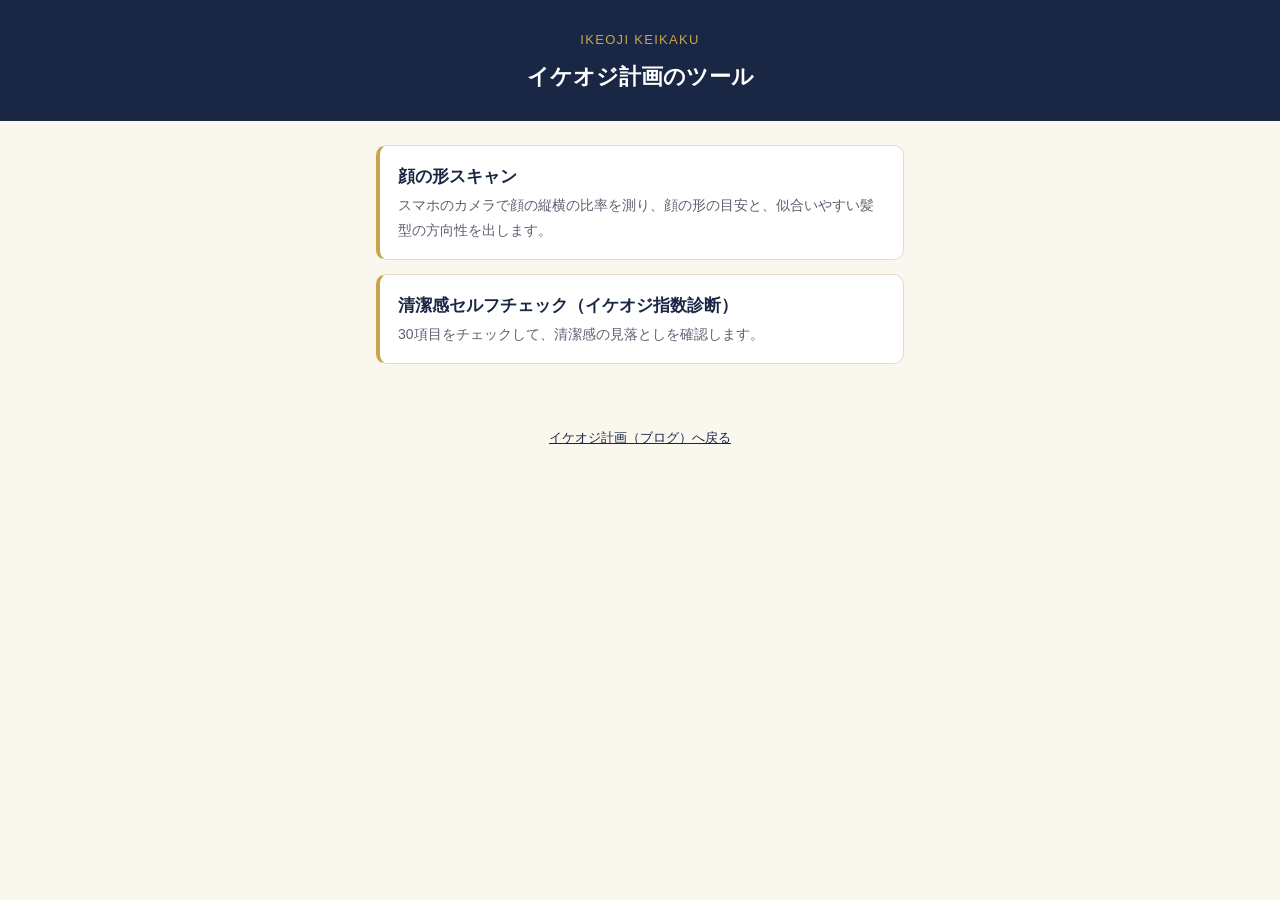
<file: index.html>
<!doctype html>
<html lang="ja">
<head>
<meta charset="utf-8">
<meta name="viewport" content="width=device-width, initial-scale=1">
<title>イケオジ計画のツール</title>
<meta name="description" content="イケオジ計画のセルフチェック・診断ツールの一覧です。">
<style>
  :root { --navy:#1a2744; --gold:#c9a44c; --ivory:#faf7ef; --ink:#1f2430; --muted:#5b6170; --line:#e4dccb; }
  * { box-sizing:border-box; }
  body { margin:0; background:var(--ivory); color:var(--ink); font-family:"Hiragino Sans","Noto Sans JP","Yu Gothic UI",sans-serif; line-height:1.8; }
  header { background:var(--navy); color:#fff; padding:28px 16px 24px; text-align:center; }
  header p { margin:0; color:var(--gold); font-size:13px; letter-spacing:.1em; }
  header h1 { margin:6px 0 0; font-size:22px; }
  main { max-width:560px; margin:0 auto; padding:24px 16px 48px; }
  a.card { display:block; background:#fff; border:1px solid var(--line); border-left:4px solid var(--gold); border-radius:10px; padding:16px 18px; margin-bottom:14px; color:inherit; text-decoration:none; }
  a.card strong { color:var(--navy); font-size:17px; }
  a.card span { display:block; color:var(--muted); font-size:14px; }
  footer { text-align:center; font-size:13px; color:var(--muted); padding:0 16px 32px; }
  footer a { color:var(--navy); }
</style>
</head>
<body>
<header><p>IKEOJI KEIKAKU</p><h1>イケオジ計画のツール</h1></header>
<main>
  <a class="card" href="face/"><strong>顔の形スキャン</strong><span>スマホのカメラで顔の縦横の比率を測り、顔の形の目安と、似合いやすい髪型の方向性を出します。</span></a>
  <a class="card" href="check/"><strong>清潔感セルフチェック（イケオジ指数診断）</strong><span>30項目をチェックして、清潔感の見落としを確認します。</span></a>
</main>
<footer><a href="https://www.ikeojikeikaku.com/">イケオジ計画（ブログ）へ戻る</a></footer>
</body>
</html>
</file>
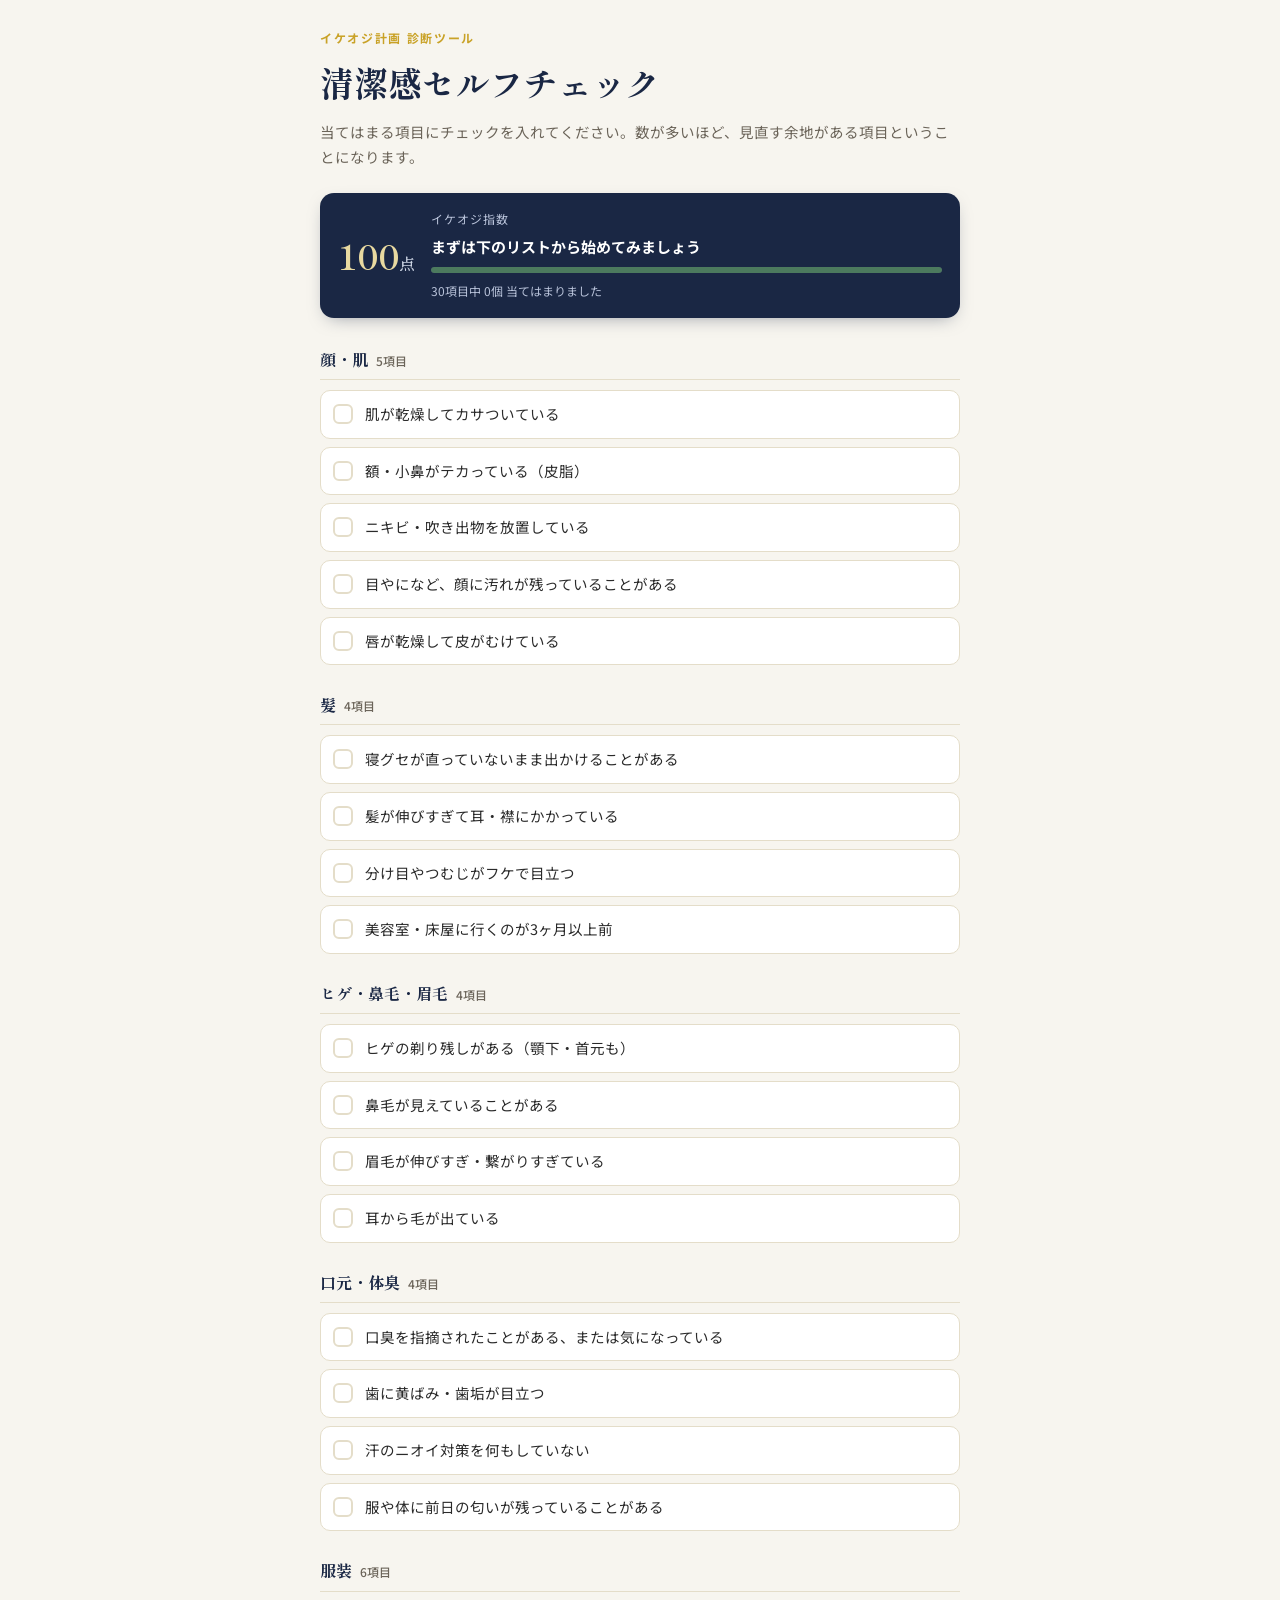
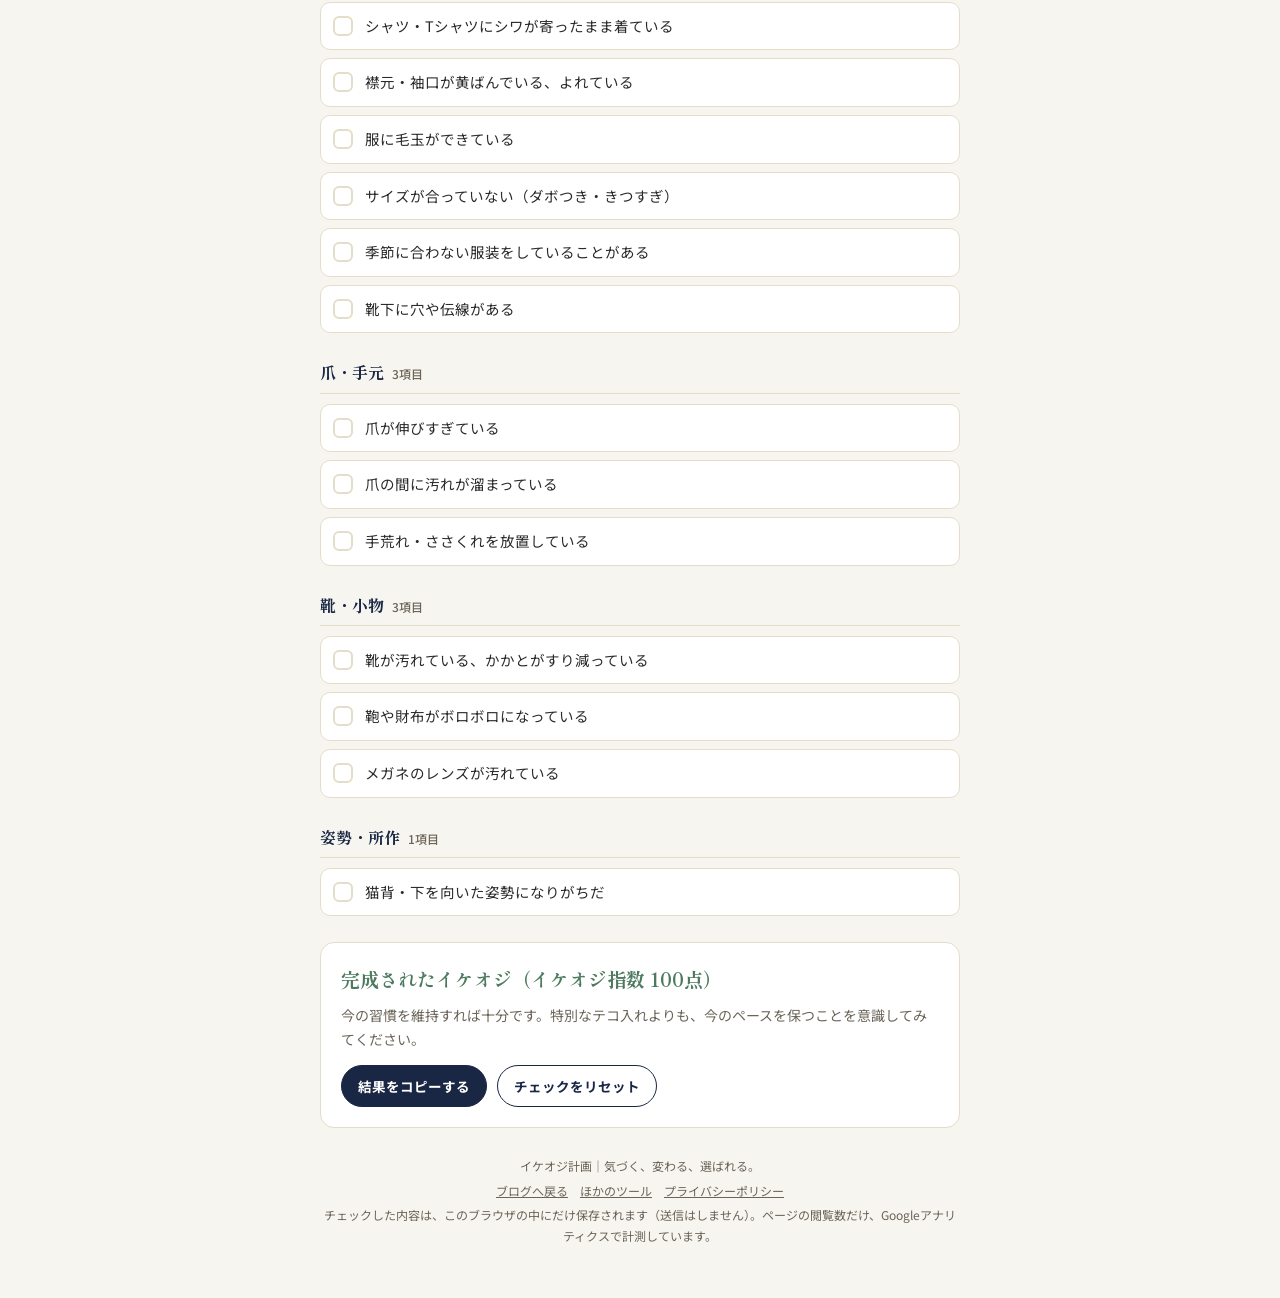
<file: check/index.html>
<!doctype html>
<html lang="ja">
<head>
<meta charset="utf-8">
<script async src="https://www.googletagmanager.com/gtag/js?id=G-EVYTC8616R"></script>
<script>window.dataLayer=window.dataLayer||[];function gtag(){dataLayer.push(arguments);}gtag('js',new Date());gtag('config','G-EVYTC8616R');</script>
<meta name="viewport" content="width=device-width, initial-scale=1, viewport-fit=cover">
<title>清潔感セルフチェック（イケオジ指数診断）｜イケオジ計画</title>
<meta name="description" content="40代・50代の男性向け、清潔感のセルフチェック30項目。当てはまる数から「イケオジ指数」を出し、見直したい項目に合わせた記事を紹介します。">
<link rel="preconnect" href="https://fonts.googleapis.com">
<link rel="preconnect" href="https://fonts.gstatic.com" crossorigin>
<link href="https://fonts.googleapis.com/css2?family=Shippori+Mincho:wght@500;700&family=Noto+Sans+JP:wght@400;500;700&display=swap" rel="stylesheet">
<style>
  :root{
    --navy: #1a2744;
    --navy-deep: #10192e;
    --gold: #c9a227;
    --gold-soft: #e8d9a0;
    --cream: #f7f5ef;
    --ink: #2a2a2a;
    --sub: #6b6459;
    --line: #e4ddc9;
    --card: #ffffff;
    --good: #4c7a5e;
    --warn: #b8791f;
    --bad: #a3402f;
    --heading: var(--navy);
    --ghost-text: var(--navy);
    color-scheme: light;
  }
  @media (prefers-color-scheme: dark){
    :root:not([data-theme="light"]){
      --navy: #223357;
      --navy-deep: #0c1424;
      --cream: #14120d;
      --ink: #ece7da;
      --sub: #b7ae9a;
      --line: #3a3527;
      --card: #1d1a13;
      --good: #7fb08f;
      --warn: #e0ab55;
      --bad: #e58671;
      --heading: var(--gold-soft);
      --ghost-text: var(--ink);
      color-scheme: dark;
    }
  }
  :root[data-theme="dark"]{
    --navy: #223357;
    --navy-deep: #0c1424;
    --cream: #14120d;
    --ink: #ece7da;
    --sub: #b7ae9a;
    --line: #3a3527;
    --card: #1d1a13;
    --good: #7fb08f;
    --warn: #e0ab55;
    --bad: #e58671;
    --heading: var(--gold-soft);
    --ghost-text: var(--ink);
    color-scheme: dark;
  }

  *{box-sizing:border-box;}
  [hidden]{display:none !important;}
  body{
    margin:0;
    background:var(--cream);
    color:var(--ink);
    font-family:'Noto Sans JP', sans-serif;
    font-size:14px;
    padding-inline:16px;
    padding-block:calc(28px + env(safe-area-inset-top, 0px)) calc(48px + env(safe-area-inset-bottom, 0px));
    line-height:1.7;
  }
  .wrap{max-width:640px; margin:0 auto;}

  header{margin-bottom:24px;}
  .eyebrow{
    font-size:12px;
    letter-spacing:.14em;
    color:var(--gold);
    font-weight:700;
    text-transform:uppercase;
  }
  h1{
    font-family:'Shippori Mincho', serif;
    font-weight:700;
    font-size:clamp(26px,6vw,34px);
    margin:6px 0 8px;
    color:var(--heading);
    text-wrap:balance;
  }
  .lede{color:var(--sub); font-size:14.5px; margin:0;}

  .progress-card{
    background:var(--navy);
    color:#fff;
    border-radius:14px;
    padding:16px 18px;
    margin:20px 0 28px;
    display:flex;
    align-items:center;
    gap:16px;
    box-shadow:0 6px 18px -8px rgba(26,39,68,.5);
    position:sticky;
    top:8px;
    z-index:2;
  }
  .progress-num{
    font-family:'Shippori Mincho', serif;
    font-size:34px;
    font-weight:700;
    font-variant-numeric:tabular-nums;
    line-height:1;
    color:var(--gold-soft);
  }
  .progress-num span{font-size:16px; font-weight:500; color:#cfd7e6;}
  .progress-body{flex:1; min-width:0;}
  .progress-label{font-size:12px; letter-spacing:.08em; color:#b9c3da; margin-bottom:4px;}
  .progress-verdict{font-weight:700; font-size:15px;}
  .bar-track{margin-top:8px; height:6px; border-radius:99px; background:rgba(255,255,255,.16); overflow:hidden;}
  .progress-sub{margin-top:8px; font-size:12px; color:#b9c3da;}
  .bar-fill{height:100%; width:0%; background:var(--gold); border-radius:99px; transition:width .25s ease, background .25s ease;}

  .cat{margin-bottom:26px;}
  .cat-title{
    font-family:'Shippori Mincho', serif;
    font-size:16px;
    font-weight:700;
    color:var(--heading);
    display:flex;
    align-items:baseline;
    gap:8px;
    margin-bottom:10px;
    padding-bottom:6px;
    border-bottom:1px solid var(--line);
  }
  .cat-count{font-size:12px; color:var(--sub); font-weight:500; font-family:'Noto Sans JP', sans-serif;}

  .item{
    display:flex;
    align-items:flex-start;
    gap:12px;
    padding:11px 12px;
    border-radius:10px;
    background:var(--card);
    border:1px solid var(--line);
    margin-bottom:8px;
    cursor:pointer;
    transition:border-color .15s ease, background .15s ease;
    font-size:14.5px;
    user-select:none;
  }
  .item:has(input:checked){
    border-color:var(--gold);
    background:color-mix(in srgb, var(--gold) 8%, var(--card));
  }
  .item input{
    appearance:none;
    -webkit-appearance:none;
    width:20px;
    height:20px;
    flex:0 0 20px;
    margin:2px 0 0;
    border-radius:6px;
    border:2px solid var(--line);
    background:var(--card);
    position:relative;
    cursor:pointer;
  }
  .item input:checked{background:var(--gold); border-color:var(--gold);}
  .item input:checked::after{
    content:"";
    position:absolute;
    left:5px; top:1px;
    width:6px; height:11px;
    border:solid var(--navy-deep);
    border-width:0 2.5px 2.5px 0;
    transform:rotate(40deg);
  }

  .result{border-radius:14px; padding:20px; margin:8px 0 28px; border:1px solid var(--line); background:var(--card);}
  .result-title{font-family:'Shippori Mincho', serif; font-size:19px; font-weight:700; margin:0 0 8px;}
  .result-body{font-size:14px; color:var(--sub); margin:0 0 14px;}
  .result[data-level="good"] .result-title{color:var(--good);}
  .result[data-level="mid"] .result-title{color:var(--warn);}
  .result[data-level="bad"] .result-title{color:var(--bad);}

  .actions{display:flex; gap:10px; flex-wrap:wrap;}
  button{
    font-family:'Noto Sans JP', sans-serif;
    font-size:13.5px;
    font-weight:700;
    padding:10px 16px;
    border-radius:999px;
    border:1px solid var(--navy);
    background:var(--navy);
    color:#fff;
    cursor:pointer;
  }
  button.ghost{background:transparent; color:var(--ghost-text);}
  button:active{transform:translateY(1px);}

  .toast{
    position:fixed;
    left:50%; bottom:24px;
    transform:translate(-50%,12px);
    background:var(--navy-deep);
    color:#fff;
    padding:10px 18px;
    border-radius:999px;
    font-size:13px;
    opacity:0;
    pointer-events:none;
    transition:opacity .2s ease, transform .2s ease;
  }
  .toast.show{opacity:1; transform:translate(-50%,0);}

  .recs{margin:0 0 28px;}
  .recs-title{font-size:12.5px; font-weight:700; color:var(--sub); letter-spacing:.03em; margin-bottom:10px;}
  .recs-list{display:flex; flex-direction:column; gap:8px;}
  .rec-card{
    display:flex;
    align-items:center;
    gap:12px;
    padding:13px 14px;
    border-radius:12px;
    border:1px solid var(--line);
    background:var(--card);
    text-decoration:none;
    color:inherit;
  }
  .rec-tag{
    flex:0 0 auto;
    font-size:11px;
    font-weight:700;
    color:#10192e;
    background:var(--gold-soft);
    padding:3px 9px;
    border-radius:999px;
    white-space:nowrap;
  }
  .rec-title{font-size:14px; font-weight:700; color:var(--heading); line-height:1.4;}
  .rec-arrow{margin-left:auto; color:var(--gold); font-size:18px; flex:0 0 auto;}

  footer{margin-top:8px; font-size:12px; color:var(--sub); text-align:center;}
  footer p{margin:4px 0;}
  footer a{color:var(--sub);}
</style>
</head>
<body>
<div class="wrap">
  <header>
    <div class="eyebrow">イケオジ計画 診断ツール</div>
    <h1>清潔感セルフチェック</h1>
    <p class="lede">当てはまる項目にチェックを入れてください。数が多いほど、見直す余地がある項目ということになります。</p>
  </header>

  <div class="progress-card">
    <div class="progress-num" id="score">100<span>点</span></div>
    <div class="progress-body">
      <div class="progress-label">イケオジ指数</div>
      <div class="progress-verdict" id="verdict">まずは下のリストから始めてみましょう</div>
      <div class="bar-track"><div class="bar-fill" id="bar"></div></div>
      <div class="progress-sub" id="count-sub">30項目中 0個 当てはまりました</div>
    </div>
  </div>

  <div id="categories"></div>

  <div class="result" id="result" data-level="good">
    <div class="result-title" id="result-title">かなり意識できています</div>
    <p class="result-body" id="result-body">今の習慣を維持すれば十分です。引き続き、この調子で。</p>
    <div class="actions">
      <button id="copy">結果をコピーする</button>
      <button class="ghost" id="reset">チェックをリセット</button>
    </div>
  </div>

  <div class="recs" id="recs" hidden>
    <div class="recs-title">チェックが多かった項目から、あわせて読みたい記事</div>
    <div class="recs-list" id="recs-list"></div>
  </div>

  <footer>
    <p>イケオジ計画｜気づく、変わる、選ばれる。</p>
    <p><a href="https://www.ikeojikeikaku.com/">ブログへ戻る</a>　<a href="../">ほかのツール</a>　<a href="https://www.ikeojikeikaku.com/entry/2026/09/24/115841">プライバシーポリシー</a></p>
    <p>チェックした内容は、このブラウザの中にだけ保存されます（送信はしません）。ページの閲覧数だけ、Googleアナリティクスで計測しています。</p>
  </footer>
</div>

<div class="toast" id="toast">結果をコピーしました</div>

<script>
(function(){
  var DATA = [
    {cat:"顔・肌", items:[
      "肌が乾燥してカサついている",
      "額・小鼻がテカっている（皮脂）",
      "ニキビ・吹き出物を放置している",
      "目やになど、顔に汚れが残っていることがある",
      "唇が乾燥して皮がむけている"
    ]},
    {cat:"髪", items:[
      "寝グセが直っていないまま出かけることがある",
      "髪が伸びすぎて耳・襟にかかっている",
      "分け目やつむじがフケで目立つ",
      "美容室・床屋に行くのが3ヶ月以上前"
    ]},
    {cat:"ヒゲ・鼻毛・眉毛", items:[
      "ヒゲの剃り残しがある（顎下・首元も）",
      "鼻毛が見えていることがある",
      "眉毛が伸びすぎ・繋がりすぎている",
      "耳から毛が出ている"
    ]},
    {cat:"口元・体臭", items:[
      "口臭を指摘されたことがある、または気になっている",
      "歯に黄ばみ・歯垢が目立つ",
      "汗のニオイ対策を何もしていない",
      "服や体に前日の匂いが残っていることがある"
    ]},
    {cat:"服装", items:[
      "シャツ・Tシャツにシワが寄ったまま着ている",
      "襟元・袖口が黄ばんでいる、よれている",
      "服に毛玉ができている",
      "サイズが合っていない（ダボつき・きつすぎ）",
      "季節に合わない服装をしていることがある",
      "靴下に穴や伝線がある"
    ]},
    {cat:"爪・手元", items:[
      "爪が伸びすぎている",
      "爪の間に汚れが溜まっている",
      "手荒れ・ささくれを放置している"
    ]},
    {cat:"靴・小物", items:[
      "靴が汚れている、かかとがすり減っている",
      "鞄や財布がボロボロになっている",
      "メガネのレンズが汚れている"
    ]},
    {cat:"姿勢・所作", items:[
      "猫背・下を向いた姿勢になりがちだ"
    ]}
  ];

  // from：公開日時。これより前は表示しない（予約投稿の記事に先にリンクしないため）
  var B = "https://www.ikeojikeikaku.com/entry/";
  var CATEGORY_LINKS = {
    "顔・肌": [
      {title:"40代・50代メンズの保湿は「オールインワン1本」でいい", url:B+"mens-all-in-one", from:"2026-09-30T07:00:00+09:00"},
      {title:"顔のテカリが気になる40代・50代へ｜皮脂を取りすぎない洗い方", url:B+"oily-skin-shine", from:"2026-10-09T07:00:00+09:00"},
      {title:"ほうれい線・シミが気になる男性の日焼け止め", url:B+"sunscreen-for-men", from:"2026-10-23T07:00:00+09:00"}
    ],
    "髪": [
      {title:"顔の形スキャン（似合いやすい髪型の目安がわかるツール）", url:"../face/"},
      {title:"フケ・頭皮のかゆみ対策｜見直したい洗い方と、タイプ別の薬用シャンプー", url:B+"dandruff-scalp-care", from:"2026-10-06T07:00:00+09:00"},
      {title:"整髪料の選び方｜「ベタつく・崩れる・ぺたんこになる」を防ぐ", url:B+"hair-styling-products", from:"2026-10-05T07:00:00+09:00"},
      {title:"美容室と床屋、40代・50代はどっちに行くべきか", url:B+"barber-or-salon", from:"2026-10-07T19:00:00+09:00"},
      {title:"寝グセの直し方｜根元から直す朝の手順", url:B+"bed-head-fix", from:"2026-10-14T07:00:00+09:00"},
      {title:"白髪は染める・ぼかす・活かす", url:B+"gray-hair-options", from:"2026-10-19T07:00:00+09:00"}
    ],
    "ヒゲ・鼻毛・眉毛": [
      {title:"鼻毛・耳毛カッターの選び方｜エチケットカッター3機種を比較", url:B+"nose-ear-hair-cutter", from:"2026-09-27T07:00:00+09:00"},
      {title:"ヒゲの剃り残しをなくす｜あご下・首に残らない剃り方", url:B+"shaving-missed-spots", from:"2026-10-01T07:00:00+09:00"},
      {title:"眉の整え方｜描かない・作り込まない最低限のケア", url:B+"eyebrow-grooming", from:"2026-10-08T07:00:00+09:00"},
      {title:"体毛の処理｜ボディトリマーの選び方", url:B+"body-hair-trimming", from:"2026-10-26T07:00:00+09:00"}
    ],
    "口元・体臭": [
      {title:"制汗シートを卒業した話。塗るデオドラントに変えて変わったこと", url:"https://www.ikeojikeikaku.com/entry/2026/09/24/130521"},
      {title:"40代・50代の口臭ケア｜「舌」と「歯の間」を数百円の道具で整える", url:B+"bad-breath-care", from:"2026-09-29T07:00:00+09:00"},
      {title:"服に残るにおい対策｜「洗ったのに臭う」を防ぐ洗い方・干し方", url:B+"clothes-odor", from:"2026-10-07T07:00:00+09:00"},
      {title:"体臭・加齢臭のケア", url:B+"body-odor-care", from:"2026-10-16T07:00:00+09:00"},
      {title:"香水のつけ方｜つけすぎない量と場所", url:B+"how-to-wear-fragrance", from:"2026-10-21T07:00:00+09:00"}
    ],
    "服装": [
      {title:"白・黒・グレーしか着られない男が、たった1色足すだけで変わった話", url:"https://www.ikeojikeikaku.com/entry/2026/09/24/123515"},
      {title:"「服は単品で選ばない」ディスプレイ買いでコーディネートの失敗がなくなった話", url:"https://www.ikeojikeikaku.com/entry/2026/09/24/124512"},
      {title:"毛玉取り器の選び方｜服が「くたびれて見える」を防ぐ", url:B+"fabric-shaver", from:"2026-09-28T07:00:00+09:00"},
      {title:"シャツのシワが気になる40代・50代へ｜アイロンなしで減らす洗い方・干し方", url:B+"shirt-wrinkles", from:"2026-10-12T07:00:00+09:00"},
      {title:"服を買う店の選び方（初心者向け）", url:B+"where-to-buy-clothes", from:"2026-10-20T07:00:00+09:00"},
      {title:"お腹まわりが気になる人の服選び", url:B+"clothes-for-belly", from:"2026-10-22T07:00:00+09:00"},
      {title:"パンツの丈とウエストの合わせ方", url:B+"pants-length-waist", from:"2026-10-27T07:00:00+09:00"},
      {title:"ジャケットのサイズの選び方", url:B+"jacket-fit", from:"2026-10-29T07:00:00+09:00"}
    ],
    "爪・手元": [
      {title:"40代・50代の爪と手元のケア｜爪の切り方と道具2つ", url:B+"nail-hand-care", from:"2026-10-04T07:00:00+09:00"}
    ],
    "靴・小物": [
      {title:"40代・50代の靴の手入れ｜1日1分のブラッシングと手入れ道具", url:B+"shoe-care", from:"2026-10-02T07:00:00+09:00"},
      {title:"メガネの正しい手入れ｜水洗いと拭き方の基本", url:B+"glasses-care", from:"2026-10-03T07:00:00+09:00"},
      {title:"革靴に合わせる靴下の選び方", url:B+"socks-with-leather-shoes", from:"2026-10-28T07:00:00+09:00"}
    ],
    "姿勢・所作": [
      {title:"猫背を直すだけで、なぜ印象が変わるのか", url:"https://www.ikeojikeikaku.com/entry/2026/09/24/130003"},
      {title:"筋トレなしでできる姿勢改善3ステップ", url:B+"posture-3-steps", from:"2026-10-06T19:00:00+09:00"},
      {title:"座り仕事の姿勢の崩れ方と直し方", url:B+"sitting-posture", from:"2026-10-13T07:00:00+09:00"}
    ]
  };
  var now = Date.now();
  Object.keys(CATEGORY_LINKS).forEach(function(cat){
    CATEGORY_LINKS[cat] = CATEGORY_LINKS[cat].filter(function(a){ return !a.from || Date.parse(a.from) <= now; });
    if(CATEGORY_LINKS[cat].length === 0) delete CATEGORY_LINKS[cat];
  });

  var TOTAL = DATA.reduce(function(n,g){return n+g.items.length;},0);
  var root = document.getElementById('categories');
  var storeKey = 'ikeoji-seiketsukan-v1';
  var saved = {};
  try{
    var raw = localStorage.getItem(storeKey);
    if(raw) saved = JSON.parse(raw) || {};
  }catch(e){}

  var idx = 0;
  DATA.forEach(function(group){
    var section = document.createElement('div');
    section.className = 'cat';
    var title = document.createElement('div');
    title.className = 'cat-title';
    title.textContent = group.cat + ' ';
    var count = document.createElement('span');
    count.className = 'cat-count';
    count.textContent = group.items.length + '項目';
    title.appendChild(count);
    section.appendChild(title);

    group.items.forEach(function(text){
      var id = 'q' + idx;
      var row = document.createElement('label');
      row.className = 'item';
      var input = document.createElement('input');
      input.type = 'checkbox';
      input.id = id;
      input.setAttribute('data-cat', group.cat);
      if(saved[id]) input.checked = true;
      input.addEventListener('change', update);
      row.appendChild(input);
      row.appendChild(document.createTextNode(text));
      section.appendChild(row);
      idx++;
    });
    root.appendChild(section);
  });

  var scoreEl = document.getElementById('score');
  var countSubEl = document.getElementById('count-sub');
  var verdictEl = document.getElementById('verdict');
  var barEl = document.getElementById('bar');
  var resultEl = document.getElementById('result');
  var resultTitle = document.getElementById('result-title');
  var resultBody = document.getElementById('result-body');
  var recsEl = document.getElementById('recs');
  var recsListEl = document.getElementById('recs-list');
  var catTotals = {};
  DATA.forEach(function(g){ catTotals[g.cat] = g.items.length; });

  function levelFor(n){
    if(n <= 5) return {
      key:'good', title:'完成されたイケオジ',
      body:'今の習慣を維持すれば十分です。特別なテコ入れよりも、今のペースを保つことを意識してみてください。'
    };
    if(n <= 15) return {
      key:'mid', title:'伸びしろあり、育成中',
      body:'いくつか見直す余地があります。特に「鼻毛」「靴のかかと」「メガネの汚れ」「爪の間の汚れ」のような、自分では気づきにくい項目から優先的に手をつけるのがおすすめです。'
    };
    return {
      key:'bad', title:'夜明け前',
      body:'一度に全部を直そうとせず、まずは3つだけ選んで今週中に手をつけてみてください。小さな改善の積み重ねが、印象を大きく変えます。'
    };
  }

  function scoreFor(n){
    return Math.max(0, Math.round((1 - n / TOTAL) * 100));
  }

  function update(){
    var checked = root.querySelectorAll('input:checked');
    var n = checked.length;
    var score = scoreFor(n);
    scoreEl.firstChild.nodeValue = score;
    countSubEl.textContent = TOTAL + '項目中 ' + n + '個 当てはまりました';
    barEl.style.width = score + '%';

    var lv = levelFor(n);
    resultEl.setAttribute('data-level', lv.key);
    resultTitle.textContent = lv.title + '（イケオジ指数 ' + score + '点）';
    resultBody.textContent = lv.body;
    verdictEl.textContent = n===0 ? 'まずは下のリストから始めてみましょう' : lv.title + '（' + score + '点）';
    barEl.style.background = lv.key==='good' ? 'var(--good)' : (lv.key==='mid' ? 'var(--gold)' : 'var(--bad)');

    var state = {};
    checked.forEach(function(c){ state[c.id] = true; });
    try{ localStorage.setItem(storeKey, JSON.stringify(state)); }catch(e){}

    renderRecs(checked);
  }

  function renderRecs(checked){
    var catChecked = {};
    checked.forEach(function(c){
      var cat = c.getAttribute('data-cat');
      catChecked[cat] = (catChecked[cat] || 0) + 1;
    });

    var candidates = Object.keys(CATEGORY_LINKS).map(function(cat){
      var count = catChecked[cat] || 0;
      return { cat:cat, count:count, ratio: count / catTotals[cat] };
    }).filter(function(c){ return c.count > 0; })
      .sort(function(a,b){ return b.ratio - a.ratio; });

    recsListEl.innerHTML = '';
    if(candidates.length === 0){
      recsEl.hidden = true;
      return;
    }
    recsEl.hidden = false;
    candidates.slice(0,3).forEach(function(c){
      CATEGORY_LINKS[c.cat].forEach(function(article){
        var a = document.createElement('a');
        a.className = 'rec-card';
        a.href = article.url;
        if(/^https?:/.test(article.url)){ a.target = '_blank'; a.rel = 'noopener'; }
        var tag = document.createElement('span'); tag.className = 'rec-tag'; tag.textContent = c.cat;
        var t = document.createElement('span'); t.className = 'rec-title'; t.textContent = article.title;
        var arrow = document.createElement('span'); arrow.className = 'rec-arrow'; arrow.textContent = '›';
        a.append(tag, t, arrow);
        recsListEl.appendChild(a);
      });
    });
  }

  document.getElementById('reset').addEventListener('click', function(){
    root.querySelectorAll('input').forEach(function(c){ c.checked = false; });
    try{ localStorage.removeItem(storeKey); }catch(e){}
    update();
  });

  var toast = document.getElementById('toast');
  document.getElementById('copy').addEventListener('click', function(){
    var n = root.querySelectorAll('input:checked').length;
    var lv = levelFor(n);
    var score = scoreFor(n);
    var text = 'イケオジ指数 ' + score + '点（' + lv.title + '）\n清潔感セルフチェック 30項目中 ' + n + '個該当\nイケオジ計画｜気づく、変わる、選ばれる。\nhttps://tools.ikeojikeikaku.com/check/';
    function showToast(){
      toast.classList.add('show');
      setTimeout(function(){ toast.classList.remove('show'); }, 1800);
    }
    function fallback(){
      try{
        var ta=document.createElement('textarea');
        ta.value=text; document.body.appendChild(ta); ta.select();
        document.execCommand('copy'); document.body.removeChild(ta);
        showToast();
      }catch(e){}
    }
    if(navigator.clipboard && navigator.clipboard.writeText){
      navigator.clipboard.writeText(text).then(showToast).catch(fallback);
    } else {
      fallback();
    }
  });

  update();
})();
</script>
</body>
</html>
</file>
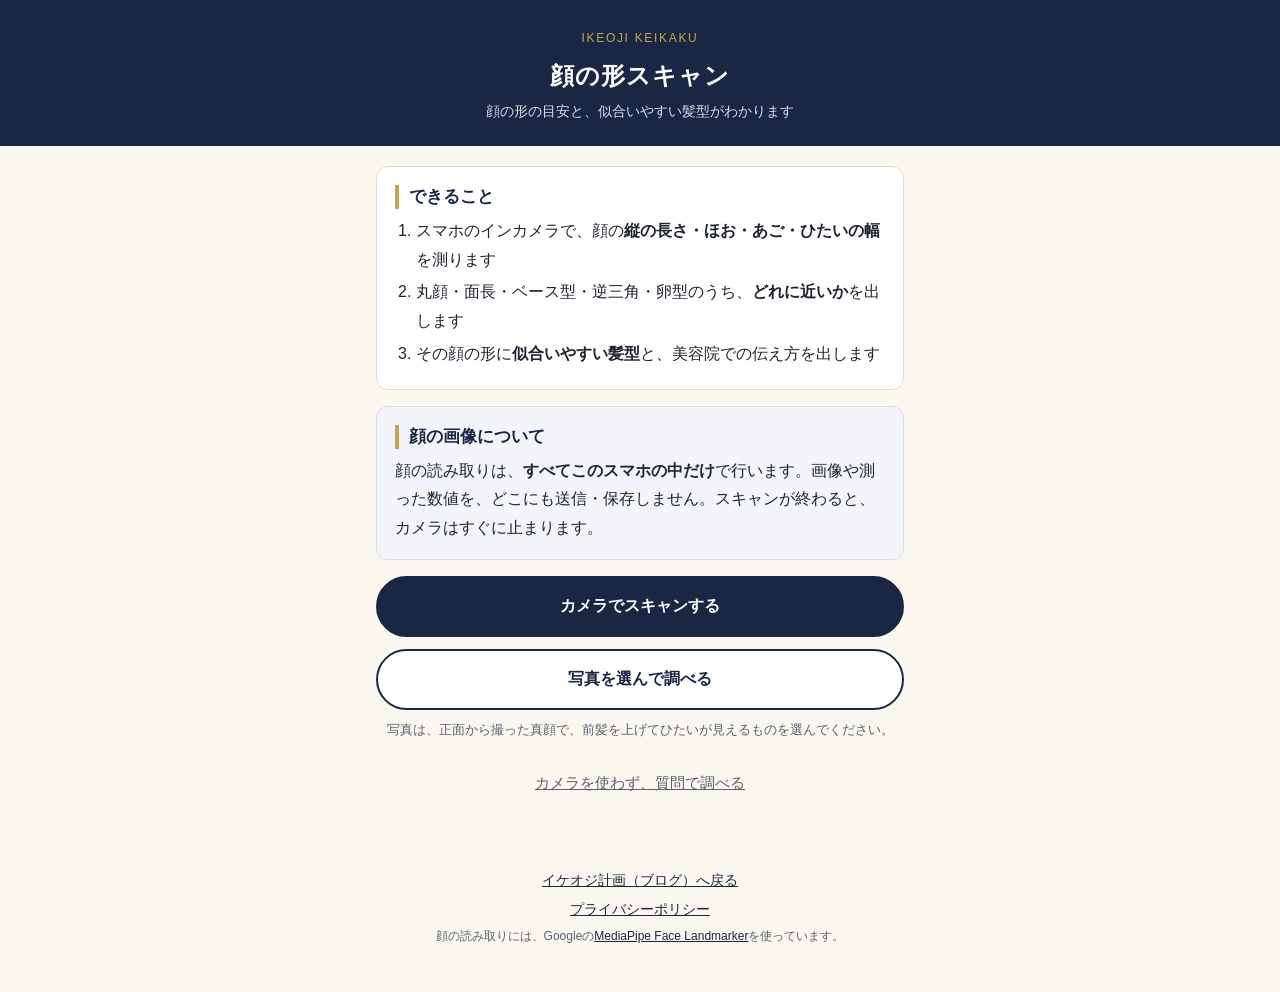
<file: face/index.html>
<!doctype html>
<html lang="ja">
<head>
<meta charset="utf-8">
<meta name="viewport" content="width=device-width, initial-scale=1, viewport-fit=cover">
<title>顔の形スキャン｜イケオジ計画</title>
<meta name="description" content="スマホのカメラで顔の縦横の比率を測り、顔の形の目安と似合いやすい髪型の方向性を出します。画像はどこにも送信・保存しません。">
<link rel="stylesheet" href="face.css">
</head>
<body>
<header class="top">
  <p class="brand">IKEOJI KEIKAKU</p>
  <h1>顔の形スキャン</h1>
  <p class="lead">顔の形の目安と、似合いやすい髪型がわかります</p>
</header>

<main>
  <!-- 1. はじめ -->
  <section id="s-intro" class="screen">
    <div class="box">
      <h2>できること</h2>
      <ol class="steps">
        <li>スマホのインカメラで、顔の<strong>縦の長さ・ほお・あご・ひたいの幅</strong>を測ります</li>
        <li>丸顔・面長・ベース型・逆三角・卵型のうち、<strong>どれに近いか</strong>を出します</li>
        <li>その顔の形に<strong>似合いやすい髪型</strong>と、美容院での伝え方を出します</li>
      </ol>
    </div>

    <div class="box privacy">
      <h2>顔の画像について</h2>
      <p>顔の読み取りは、<strong>すべてこのスマホの中だけ</strong>で行います。画像や測った数値を、どこにも送信・保存しません。スキャンが終わると、カメラはすぐに止まります。</p>
    </div>

    <button id="btn-camera" class="btn primary">カメラでスキャンする</button>
    <label class="btn secondary" for="file-input">写真を選んで調べる</label>
    <input id="file-input" type="file" accept="image/*" hidden>
    <p class="note center">写真は、正面から撮った真顔で、前髪を上げてひたいが見えるものを選んでください。</p>
    <button id="btn-quiz" class="btn ghost">カメラを使わず、質問で調べる</button>
    <p id="intro-msg" class="msg" hidden></p>
  </section>

  <!-- 2. スキャン中 -->
  <section id="s-scan" class="screen" hidden>
    <div class="stage">
      <video id="video" playsinline muted></video>
      <canvas id="overlay"></canvas>
    </div>
    <p id="scan-status" class="status">準備しています…</p>
    <div class="progress"><div id="scan-bar"></div></div>
    <div class="box tips-box">
      <h2>うまく測るコツ</h2>
      <ul class="tips">
        <li>明るい場所で、スマホを<strong>目の高さ</strong>に、腕を伸ばして持つ</li>
        <li>前髪を上げて、<strong>ひたいとフェイスライン</strong>を見せる</li>
        <li>メガネは外し、真顔で正面を向く</li>
      </ul>
    </div>
    <button id="btn-cancel" class="btn ghost">やめる</button>
  </section>

  <!-- 3. 質問 -->
  <section id="s-quiz" class="screen" hidden>
    <div class="box">
      <h2>鏡を見ながら答えてください</h2>
      <p class="note">前髪を上げて、正面から見たときの印象で選んでください。</p>
      <div id="quiz"></div>
      <button id="btn-quiz-done" class="btn primary" disabled>結果を見る</button>
    </div>
    <button class="btn ghost js-back">最初に戻る</button>
  </section>

  <!-- 4. 結果 -->
  <section id="s-result" class="screen" hidden>
    <div class="result-head">
      <p class="small">あなたの顔の形は</p>
      <p id="r-type" class="type"></p>
      <p id="r-sub" class="sub"></p>
    </div>

    <div id="r-measure" class="box" hidden>
      <h2>測った結果</h2>
      <ul id="r-measure-list" class="measure"></ul>
      <p class="note">平均的な顔（MediaPipeの標準の顔モデル）と比べた目安です。撮る角度や距離で少し変わります。</p>
    </div>

    <div class="box">
      <h2 id="r-hair-title">似合いやすい髪型</h2>
      <div id="r-hair"></div>
    </div>

    <div class="box">
      <h2>ほかの顔の形も見る</h2>
      <p class="note">判定に納得がいかないときや、2つの形の間だったときは、近いほうも読んでみてください。</p>
      <div id="r-tabs" class="tabs"></div>
    </div>

    <div id="r-links" class="box" hidden>
      <h2>あわせて読みたい</h2>
      <ul id="r-links-list" class="links"></ul>
    </div>

    <div class="box caution">
      <h2>この結果について</h2>
      <p>顔の形で似合う髪型を決める考え方に、はっきりした科学的な根拠はありません。美容師さんが経験から使っている<strong>目安</strong>です。髪質やくせ、生え際、仕事の服装でも似合う髪型は変わるので、最後は美容師さんに相談してください。</p>
      <p class="src">参考：<a href="https://37hair.space/face-magazine/" target="_blank" rel="noopener">37.0℃ tida「自分に似合う髪型は？」</a>／<a href="https://www.ozmall.co.jp/hairsalon/men/mens-marugao/" target="_blank" rel="noopener">OZmall「丸顔に似合う髪型」</a></p>
    </div>

    <button id="btn-copy" class="btn secondary">結果をコピーする</button>
    <button class="btn ghost js-back">もう一度調べる</button>
  </section>
</main>

<footer>
  <p><a href="https://www.ikeojikeikaku.com/">イケオジ計画（ブログ）へ戻る</a></p>
  <p><a href="https://www.ikeojikeikaku.com/entry/2026/09/24/115841">プライバシーポリシー</a></p>
  <p class="small">顔の読み取りには、Googleの<a href="https://ai.google.dev/edge/mediapipe/solutions/vision/face_landmarker" target="_blank" rel="noopener">MediaPipe Face Landmarker</a>を使っています。</p>
</footer>

<script type="module" src="face.js"></script>
</body>
</html>
</file>
<file: face/face.css>
:root {
  --navy: #1a2744;
  --navy-2: #2a3a5e;
  --gold: #c9a44c;
  --gold-text: #8a6d2b;
  --ivory: #faf7ef;
  --paper: #ffffff;
  --ink: #1f2430;
  --muted: #5b6170;
  --line: #e4dccb;
  --ok: #2f7a4f;
}
* { box-sizing: border-box; }
html { -webkit-text-size-adjust: 100%; }
body {
  margin: 0;
  background: var(--ivory);
  color: var(--ink);
  font-family: "Hiragino Sans", "Noto Sans JP", "Yu Gothic UI", sans-serif;
  font-size: 16px;
  line-height: 1.8;
}
a { color: var(--navy); }
[hidden] { display: none !important; }

.top { background: var(--navy); color: #fff; text-align: center; padding: 28px 16px 22px; }
.top .brand { margin: 0; color: var(--gold); font-size: 12px; letter-spacing: .14em; }
.top h1 { margin: 4px 0 2px; font-size: 24px; letter-spacing: .04em; }
.top .lead { margin: 0; font-size: 14px; color: #d9deea; }

main { max-width: 560px; margin: 0 auto; padding: 20px 16px 32px; }

.box { background: var(--paper); border: 1px solid var(--line); border-radius: 12px; padding: 18px 18px 16px; margin-bottom: 16px; }
.box h2 { margin: 0 0 8px; font-size: 17px; color: var(--navy); padding-left: 10px; border-left: 4px solid var(--gold); line-height: 1.4; }
.box p { margin: 0 0 8px; }
.box p:last-child { margin-bottom: 0; }
.privacy { background: #f3f5fa; border-color: #d6dcea; }
.caution { background: #fbf8f0; }
.note { font-size: 13px; color: var(--muted); }
.small { font-size: 13px; }
.center { text-align: center; margin: -4px 0 12px; }
.src { font-size: 12px; color: var(--muted); }

.steps, .tips { margin: 0; padding-left: 1.3em; }
.steps li, .tips li { margin-bottom: 4px; }

.btn {
  display: block; width: 100%; text-align: center; cursor: pointer;
  font: inherit; font-weight: 700; font-size: 16px;
  border-radius: 999px; padding: 14px 16px; margin: 0 0 12px;
  border: 2px solid var(--navy); -webkit-tap-highlight-color: transparent;
}
.btn.primary { background: var(--navy); color: #fff; }
.btn.secondary { background: #fff; color: var(--navy); }
.btn.ghost { background: transparent; color: var(--muted); border-color: transparent; font-weight: 400; font-size: 15px; text-decoration: underline; }
.btn:disabled { opacity: .4; cursor: default; }
.msg { background: #fff4e5; border: 1px solid #f0d3a6; border-radius: 10px; padding: 12px 14px; font-size: 14px; }

/* スキャン */
.stage { position: relative; width: 100%; aspect-ratio: 3 / 4; background: #0e1526; border-radius: 16px; overflow: hidden; }
.stage video, .stage canvas { position: absolute; inset: 0; width: 100%; height: 100%; object-fit: cover; transform: scaleX(-1); }
.status { text-align: center; font-weight: 700; color: var(--navy); margin: 14px 0 8px; min-height: 1.8em; }
.progress { height: 8px; background: var(--line); border-radius: 99px; overflow: hidden; margin-bottom: 16px; }
.progress div { height: 100%; width: 0; background: var(--gold); transition: width .15s linear; }

/* 質問 */
.q { margin: 14px 0 18px; }
.q p { font-weight: 700; margin-bottom: 6px; }
.q label { display: block; border: 1px solid var(--line); border-radius: 10px; padding: 10px 12px; margin-bottom: 8px; cursor: pointer; }
.q input { margin-right: 8px; accent-color: var(--navy); }
.q label:has(input:checked) { border-color: var(--navy); background: #f3f5fa; }

/* 結果 */
.result-head { text-align: center; background: var(--navy); color: #fff; border-radius: 14px; padding: 20px 16px; margin-bottom: 16px; }
.result-head .small { margin: 0; color: #d9deea; }
.result-head .type { margin: 2px 0 0; font-size: 30px; font-weight: 700; letter-spacing: .06em; color: var(--gold); }
.result-head .sub { margin: 4px 0 0; font-size: 14px; color: #d9deea; }

.measure { list-style: none; margin: 0 0 8px; padding: 0; }
.measure li { display: flex; justify-content: space-between; gap: 8px; border-bottom: 1px dashed var(--line); padding: 6px 0; }
.measure li b { color: var(--navy); }

.hair h3 { font-size: 15px; margin: 12px 0 4px; color: var(--gold-text); }
.hair h3:first-child { margin-top: 0; }
.hair ul { margin: 0; padding-left: 1.2em; }
.hair li { margin-bottom: 2px; }
.hair .say { background: #f3f5fa; border-radius: 10px; padding: 10px 12px; font-size: 15px; }

.tabs { display: flex; flex-wrap: wrap; gap: 8px; }
.tabs button { font: inherit; font-size: 14px; border: 1px solid var(--navy); background: #fff; color: var(--navy); border-radius: 99px; padding: 6px 14px; cursor: pointer; }
.tabs button[aria-pressed="true"] { background: var(--navy); color: #fff; }

.links { margin: 0; padding-left: 1.2em; }

footer { text-align: center; padding: 8px 16px 40px; font-size: 14px; color: var(--muted); }
footer p { margin: 4px 0; }
footer .small { font-size: 12px; }
</file>
